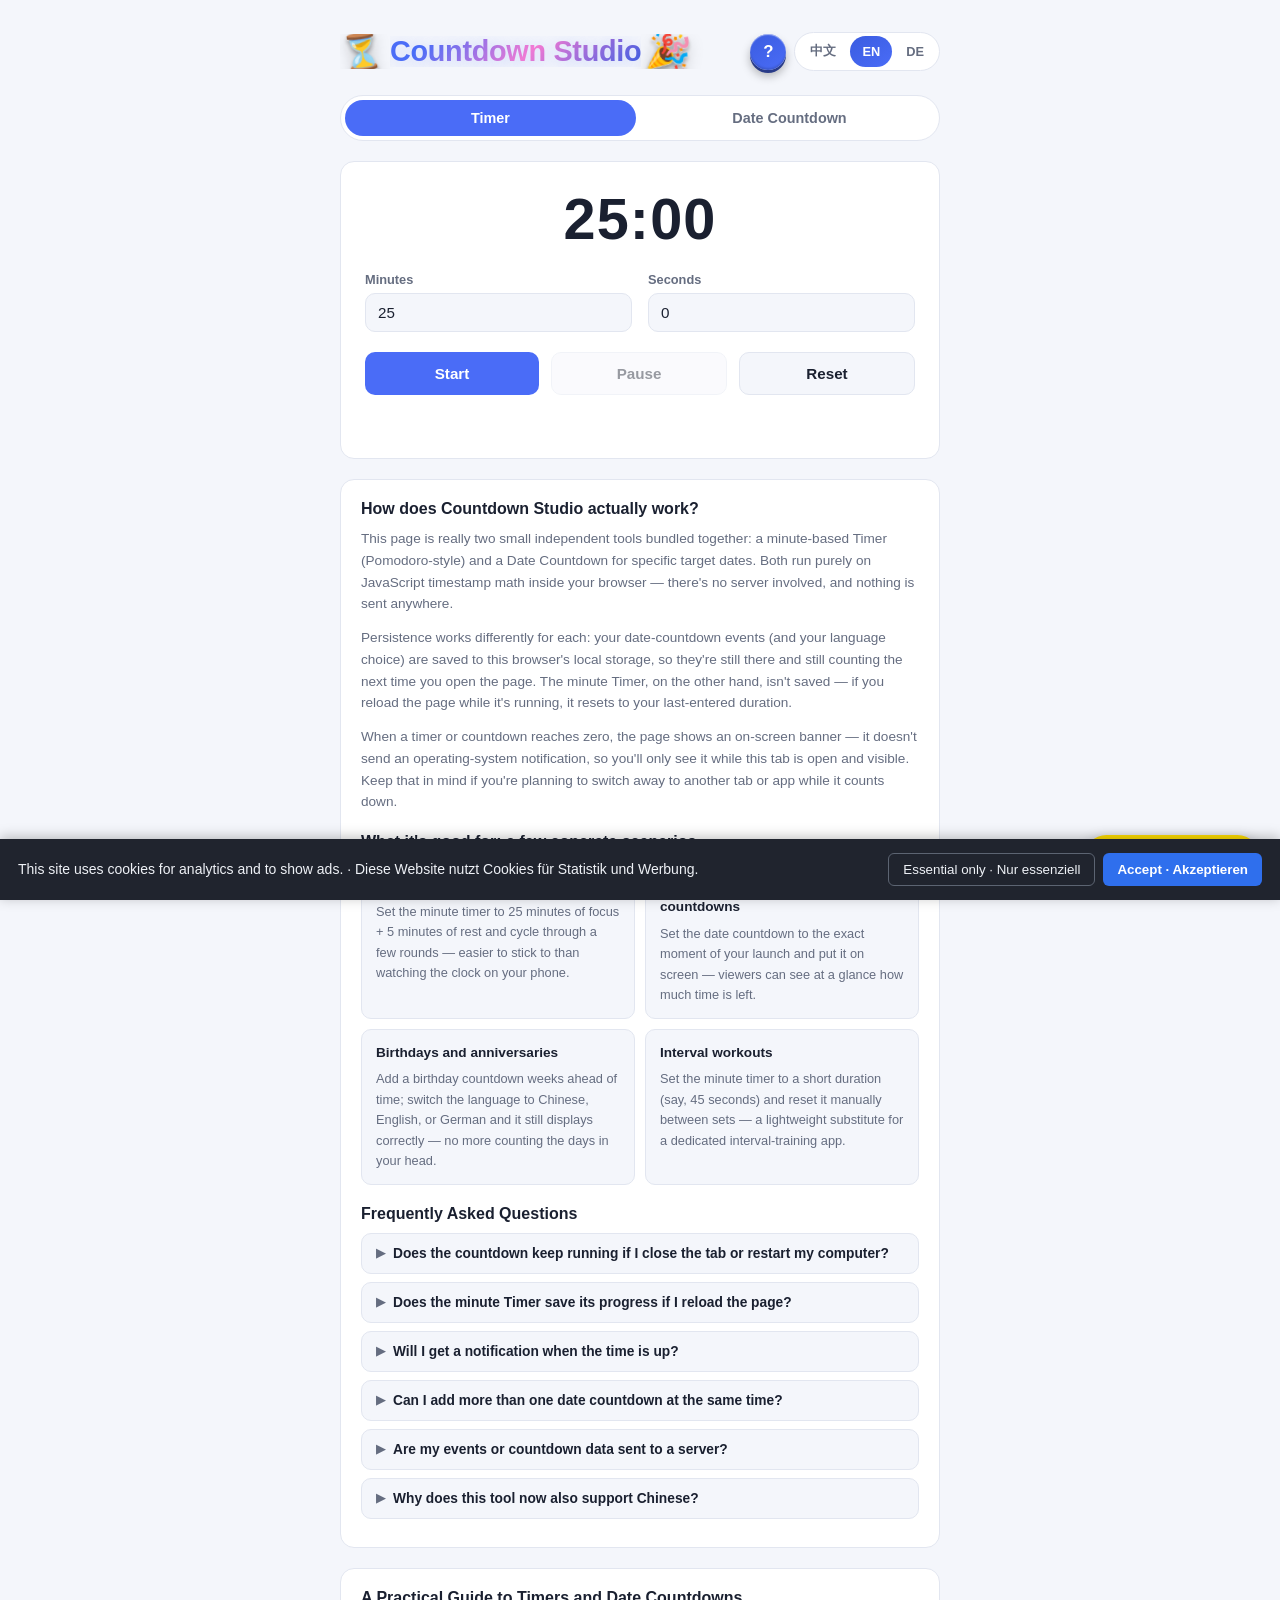
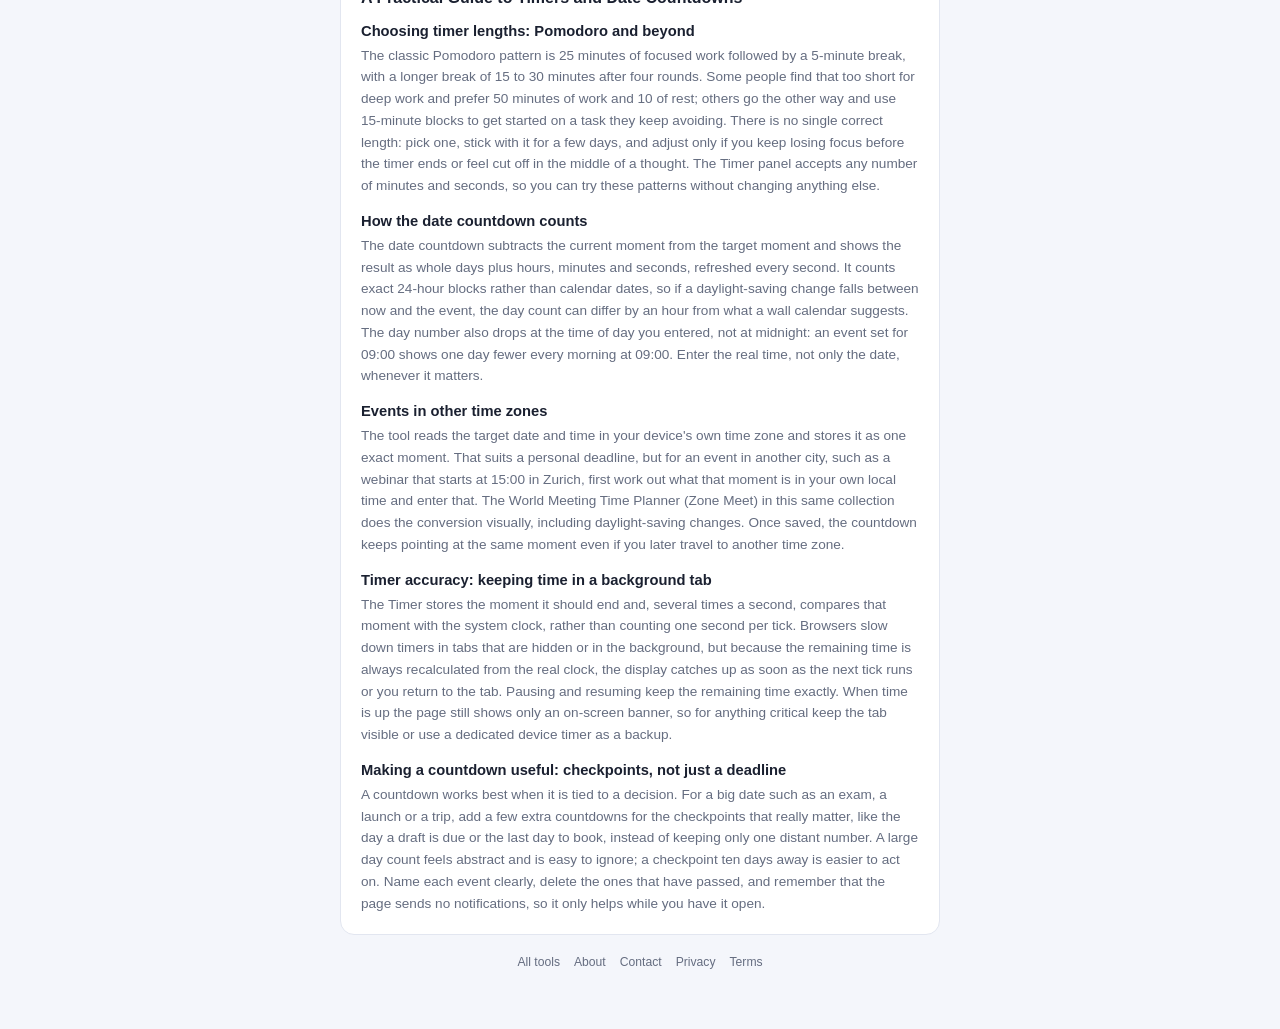
<file: index.html>
<!DOCTYPE html>
<html lang="de">
<head>
<meta charset="UTF-8">
<meta name="viewport" content="width=device-width, initial-scale=1.0">
<title>Countdown Studio – Custom Date Countdown &amp; Timer Tool</title>
<meta name="description" content="Free countdown timer &amp; custom date countdown tool. Kostenloser Countdown-Timer für Geburtstage, Launches und mehr.">
<meta name="robots" content="index, follow">
<link rel="canonical" href="https://junpingkoch-web.github.io/countdown-timer-app/">
<link rel="icon" href="data:image/svg+xml,%3Csvg xmlns='http://www.w3.org/2000/svg' viewBox='0 0 100 100'%3E%3Ctext y='.9em' font-size='90'%3E%E2%8F%B3%3C/text%3E%3C/svg%3E">
<meta property="og:type" content="website">
<meta property="og:title" content="Countdown Studio – Custom Date Countdown &amp; Timer Tool">
<meta property="og:description" content="Countdown Studio: a free countdown timer and custom date countdown tool. Track birthdays and launch days down to the second, or run a simple minute timer. Bilingual English/German.">
<meta property="og:url" content="https://junpingkoch-web.github.io/countdown-timer-app/">
<meta property="og:image" content="https://junpingkoch-web.github.io/images/countdown-vintage-clock.jpg">
<meta name="twitter:card" content="summary_large_image">
<meta name="twitter:title" content="Countdown Studio – Custom Date Countdown &amp; Timer Tool">
<meta name="twitter:description" content="Track birthdays and launch days down to the second, or run a simple minute timer. Bilingual English/German.">
<link rel="stylesheet" href="style.css">
<!-- Structured data: FAQPage (English defaults; keep in sync with the "en" faq array in script.js) -->
<script type="application/ld+json">
{
  "@context": "https://schema.org",
  "@type": "FAQPage",
  "mainEntity": [
    {
      "@type": "Question",
      "name": "Does the countdown keep running if I close the tab or restart my computer?",
      "acceptedAnswer": { "@type": "Answer", "text": "Your event and its target date are saved in this browser, so when you reopen the page the countdown picks up correctly from the actual current time." }
    },
    {
      "@type": "Question",
      "name": "Does the minute Timer save its progress if I reload the page?",
      "acceptedAnswer": { "@type": "Answer", "text": "No. Only your date-countdown events and language choice are saved; the minute Timer resets to your last-entered duration if you reload while it's running." }
    },
    {
      "@type": "Question",
      "name": "Will I get a notification when the time is up?",
      "acceptedAnswer": { "@type": "Answer", "text": "Only an on-screen banner within this page — there's no operating-system push notification, so this tab needs to be open and visible." }
    },
    {
      "@type": "Question",
      "name": "Can I add more than one date countdown at the same time?",
      "acceptedAnswer": { "@type": "Answer", "text": "Yes. Add as many events as you like; they're sorted automatically with the soonest one first." }
    },
    {
      "@type": "Question",
      "name": "Are my events or countdown data sent to a server?",
      "acceptedAnswer": { "@type": "Answer", "text": "No. Everything is stored only in your browser's local storage; there's no account, no backend, and nothing is transmitted anywhere." }
    }
  ]
}
</script>
<!-- Structured data: WebApplication -->
<script type="application/ld+json">
{
  "@context": "https://schema.org",
  "@type": "WebApplication",
  "name": "Countdown Studio",
  "url": "https://junpingkoch-web.github.io/countdown-timer-app/",
  "description": "A free countdown timer and custom date countdown tool for tracking birthdays and launch days down to the second, or running a simple minute timer.",
  "applicationCategory": "UtilitiesApplication",
  "operatingSystem": "Any",
  "inLanguage": ["en", "de"],
  "offers": {
    "@type": "Offer",
    "price": "0",
    "priceCurrency": "USD"
  }
}
</script>
<script>
  window.dataLayer = window.dataLayer || [];
  function gtag(){dataLayer.push(arguments);}
  gtag('consent', 'default', {
    'ad_storage': 'denied', 'ad_user_data': 'denied', 'ad_personalization': 'denied',
    'analytics_storage': 'denied', 'wait_for_update': 500
  });
  (function(){
    var KEY='cookieConsent', saved=localStorage.getItem(KEY);
    function apply(g){ gtag('consent','update',{ad_storage:g?'granted':'denied',ad_user_data:g?'granted':'denied',ad_personalization:g?'granted':'denied',analytics_storage:g?'granted':'denied'}); }
    if (saved==='granted') { apply(true); }
    else if (saved!=='denied') {
      document.addEventListener('DOMContentLoaded', function(){
        var b=document.createElement('div');
        b.style.cssText='position:fixed;left:0;right:0;bottom:0;z-index:99999;background:#20242e;color:#eef1f6;padding:14px 18px;font:14px/1.5 -apple-system,BlinkMacSystemFont,"Segoe UI",sans-serif;display:flex;flex-wrap:wrap;gap:12px;align-items:center;justify-content:space-between;box-shadow:0 -2px 12px rgba(0,0,0,.25);';
        b.innerHTML='<span style="flex:1;min-width:240px;">This site uses cookies for analytics and to show ads. · Diese Website nutzt Cookies für Statistik und Werbung.</span><span style="display:flex;gap:8px;flex-shrink:0;"><button id="cc-reject" style="background:transparent;border:1px solid #5c6472;color:#eef1f6;padding:8px 14px;border-radius:6px;cursor:pointer;">Essential only · Nur essenziell</button><button id="cc-accept" style="background:#2f6fed;border:none;color:#fff;padding:8px 14px;border-radius:6px;cursor:pointer;font-weight:600;">Accept · Akzeptieren</button></span>';
        document.body.appendChild(b);
        document.getElementById('cc-accept').onclick=function(){ localStorage.setItem(KEY,'granted'); apply(true); b.remove(); };
        document.getElementById('cc-reject').onclick=function(){ localStorage.setItem(KEY,'denied'); b.remove(); };
      });
    }
  })();
</script>
<script async src="https://www.googletagmanager.com/gtag/js?id=G-7LZZQ43QD6"></script>
<script>
  gtag('js', new Date());
  gtag('config', 'G-7LZZQ43QD6');
</script>
</head>
<body>
  <div class="app">
    <header class="app-header">
      <h1 class="app-title">
        <span class="title-icon" aria-hidden="true">⏳</span>
        <span class="title-text" data-i18n="appTitle">Countdown Studio</span>
        <span class="title-icon" aria-hidden="true">🎉</span>
      </h1>
      <div class="header-actions">
        <button id="helpToggle" class="icon-btn help-btn-3d" type="button" aria-label="Tips" aria-haspopup="dialog">?</button>
        <div class="lang-switch" role="group" aria-label="Language">
          <button class="lang-btn" data-lang="zh" type="button">中文</button>
          <button class="lang-btn" data-lang="en" type="button">EN</button>
          <button class="lang-btn active" data-lang="de" type="button">DE</button>
        </div>
      </div>
    </header>

    <nav class="tabs" role="tablist">
      <button class="tab-btn active" data-tab="timer" role="tab" aria-selected="true" data-i18n="tabTimer">Timer</button>
      <button class="tab-btn" data-tab="date" role="tab" aria-selected="false" data-i18n="tabDate">Date Countdown</button>
    </nav>

    <!-- TIMER PANEL -->
    <section class="panel active" id="panel-timer">
      <div class="card timer-card">
        <div class="timer-display" id="timerDisplay">25:00</div>

        <div class="timer-inputs" id="timerInputs">
          <div class="field small">
            <label for="timerMinutes" data-i18n="minutesLabel">Minutes</label>
            <input type="number" id="timerMinutes" min="0" max="180" value="25">
          </div>
          <div class="field small">
            <label for="timerSeconds" data-i18n="secondsLabel">Seconds</label>
            <input type="number" id="timerSeconds" min="0" max="59" value="0">
          </div>
        </div>

        <div class="timer-controls">
          <button id="timerStart" class="btn btn-primary" type="button" data-i18n="startBtn">Start</button>
          <button id="timerPause" class="btn btn-secondary" type="button" data-i18n="pauseBtn" disabled>Pause</button>
          <button id="timerReset" class="btn btn-secondary" type="button" data-i18n="resetBtn">Reset</button>
        </div>
        <p class="timer-status" id="timerStatus"></p>
      </div>
    </section>

    <!-- DATE COUNTDOWN PANEL -->
    <section class="panel" id="panel-date">
      <form id="dateForm" class="card form-card">
        <div class="field">
          <label for="eventName" data-i18n="eventNameLabel">Event name</label>
          <input type="text" id="eventName" data-i18n-placeholder="eventNamePlaceholder" placeholder="e.g. Birthday, Launch day..." required maxlength="40">
        </div>
        <div class="field">
          <label for="eventDate" data-i18n="eventDateLabel">Target date &amp; time</label>
          <input type="datetime-local" id="eventDate" required>
        </div>
        <button type="submit" class="btn btn-primary" data-i18n="addCountdownBtn">Add countdown</button>
      </form>

      <div id="countdownList" class="countdown-list">
        <p class="empty-state" id="emptyState" data-i18n="emptyState">No countdowns yet. Add your first event above.</p>
      </div>
    </section>

    <section class="explain-section">
      <h2 data-i18n="explainTitle">How does Countdown Studio actually work?</h2>
      <p data-i18n="explainP1"></p>
      <p data-i18n="explainP2"></p>
      <p data-i18n="explainP3"></p>

      <h2 data-i18n="scenariosTitle">What it's good for: a few concrete scenarios</h2>
      <div class="scenario-grid">
        <div class="scenario-card">
          <p class="scenario-name" data-i18n="scenario1Name">Pomodoro-style focus sessions</p>
          <p class="scenario-body" data-i18n="scenario1Body"></p>
        </div>
        <div class="scenario-card">
          <p class="scenario-name" data-i18n="scenario2Name">Product launches or livestream countdowns</p>
          <p class="scenario-body" data-i18n="scenario2Body"></p>
        </div>
        <div class="scenario-card">
          <p class="scenario-name" data-i18n="scenario3Name">Birthdays and anniversaries</p>
          <p class="scenario-body" data-i18n="scenario3Body"></p>
        </div>
        <div class="scenario-card">
          <p class="scenario-name" data-i18n="scenario4Name">Interval workouts</p>
          <p class="scenario-body" data-i18n="scenario4Body"></p>
        </div>
      </div>

      <h2 data-i18n="faqTitle">Frequently Asked Questions</h2>
      <div class="faq-list" id="faqList"></div>
    </section>

    <section class="explain-section" id="practical-guide">
      <h2 data-i18n="guideTitle">A Practical Guide to Timers and Date Countdowns</h2>
      <h3 data-i18n="guideS1">Choosing timer lengths: Pomodoro and beyond</h3>
      <p data-i18n="guideB1">The classic Pomodoro pattern is 25 minutes of focused work followed by a 5-minute break, with a longer break of 15 to 30 minutes after four rounds. Some people find that too short for deep work and prefer 50 minutes of work and 10 of rest; others go the other way and use 15-minute blocks to get started on a task they keep avoiding. There is no single correct length: pick one, stick with it for a few days, and adjust only if you keep losing focus before the timer ends or feel cut off in the middle of a thought. The Timer panel accepts any number of minutes and seconds, so you can try these patterns without changing anything else.</p>
      <h3 data-i18n="guideS2">How the date countdown counts</h3>
      <p data-i18n="guideB2">The date countdown subtracts the current moment from the target moment and shows the result as whole days plus hours, minutes and seconds, refreshed every second. It counts exact 24-hour blocks rather than calendar dates, so if a daylight-saving change falls between now and the event, the day count can differ by an hour from what a wall calendar suggests. The day number also drops at the time of day you entered, not at midnight: an event set for 09:00 shows one day fewer every morning at 09:00. Enter the real time, not only the date, whenever it matters.</p>
      <h3 data-i18n="guideS3">Events in other time zones</h3>
      <p data-i18n="guideB3">The tool reads the target date and time in your device's own time zone and stores it as one exact moment. That suits a personal deadline, but for an event in another city, such as a webinar that starts at 15:00 in Zurich, first work out what that moment is in your own local time and enter that. The World Meeting Time Planner (Zone Meet) in this same collection does the conversion visually, including daylight-saving changes. Once saved, the countdown keeps pointing at the same moment even if you later travel to another time zone.</p>
      <h3 data-i18n="guideS4">Timer accuracy: keeping time in a background tab</h3>
      <p data-i18n="guideB4">The Timer stores the moment it should end and, several times a second, compares that moment with the system clock, rather than counting one second per tick. Browsers slow down timers in tabs that are hidden or in the background, but because the remaining time is always recalculated from the real clock, the display catches up as soon as the next tick runs or you return to the tab. Pausing and resuming keep the remaining time exactly. When time is up the page still shows only an on-screen banner, so for anything critical keep the tab visible or use a dedicated device timer as a backup.</p>
      <h3 data-i18n="guideS5">Making a countdown useful: checkpoints, not just a deadline</h3>
      <p data-i18n="guideB5">A countdown works best when it is tied to a decision. For a big date such as an exam, a launch or a trip, add a few extra countdowns for the checkpoints that really matter, like the day a draft is due or the last day to book, instead of keeping only one distant number. A large day count feels abstract and is easy to ignore; a checkpoint ten days away is easier to act on. Name each event clearly, delete the ones that have passed, and remember that the page sends no notifications, so it only helps while you have it open.</p>
    </section>

    <footer class="disclaimer">
      <nav class="footer-links">
        <a href="https://junpingkoch-web.github.io/" target="_blank" rel="noopener">All tools</a>
        <a href="https://junpingkoch-web.github.io/about.html" target="_blank" rel="noopener">About</a>
        <a href="https://junpingkoch-web.github.io/contact.html" target="_blank" rel="noopener">Contact</a>
        <a href="https://junpingkoch-web.github.io/privacy.html" target="_blank" rel="noopener">Privacy</a>
        <a href="https://junpingkoch-web.github.io/terms.html" target="_blank" rel="noopener">Terms</a>
      </nav>
    </footer>
  </div>

  <!-- Support button: replace the href with your own Buy Me a Coffee / Ko-fi page if different. -->
  <a
    class="support-fab"
    href="https://www.buymeacoffee.com/junping.koch"
    target="_blank"
    rel="noopener noreferrer"
    data-i18n-title="coffeeTooltip"
    title="Enjoyed this tool? Buy me a coffee"
  >
    <span aria-hidden="true">☕</span>
    <span data-i18n="coffeeBtn">Buy me a coffee</span>
  </a>

  <div id="helpModal" class="modal-overlay" hidden>
    <div class="modal" role="dialog" aria-modal="true" aria-labelledby="helpTitle">
      <div class="modal-head">
        <h2 id="helpTitle" data-i18n="helpTitle">Tips &amp; how to use</h2>
        <button id="helpClose" class="icon-btn" type="button" aria-label="Close">&times;</button>
      </div>

      <h3 data-i18n="helpTimerHeading">Timer</h3>
      <ul class="tips-list">
        <li data-i18n="helpTip4">Set minutes and seconds, then press Start to begin the countdown.</li>
        <li data-i18n="helpTip5">Use Pause / Resume to stop and continue without losing the remaining time.</li>
        <li data-i18n="helpTip6">Reset at any time to go back to your chosen duration.</li>
      </ul>

      <h3 data-i18n="helpDateHeading">Date Countdown</h3>
      <ul class="tips-list">
        <li data-i18n="helpTip1">Add as many events as you like — each one keeps counting live in the background.</li>
        <li data-i18n="helpTip2">Events are sorted automatically, soonest first.</li>
        <li data-i18n="helpTip3">Click "Delete" on a card to remove an event you no longer need.</li>
      </ul>

      <h3 data-i18n="helpGeneralHeading">Good to know</h3>
      <ul class="tips-list">
        <li data-i18n="helpTip7">Your countdowns and language choice are saved automatically in this browser, so they're still here next time you visit.</li>
        <li data-i18n="helpTip8">Use the language button in the top right to switch the whole page between English and German.</li>
      </ul>
    </div>
  </div>

  <script src="script.js"></script>
</body>
</html>
</file>
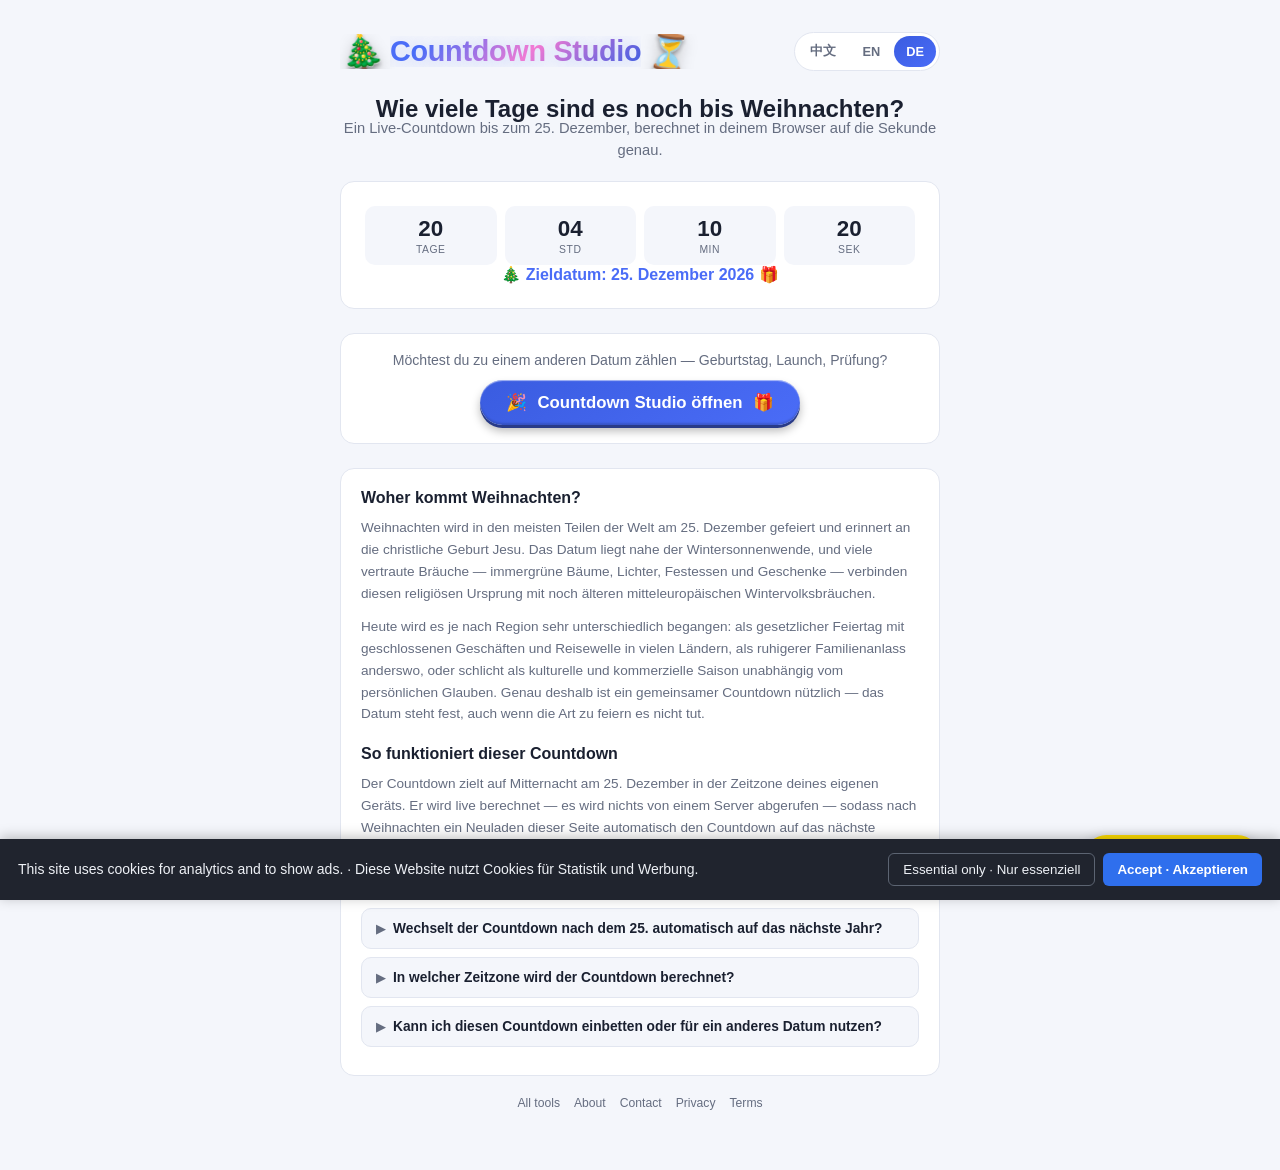
<file: christmas-countdown/index.html>
<!DOCTYPE html>
<html lang="de">
<head>
<meta charset="UTF-8">
<meta name="viewport" content="width=device-width, initial-scale=1.0">
<title>Christmas Countdown – How Many Days Until Christmas? | Countdown Studio</title>
<meta name="description" content="A live countdown to Christmas Day, down to the second. Free, no sign-up, updates automatically for next year once the 25th has passed.">
<meta name="robots" content="index, follow">
<link rel="canonical" href="https://junpingkoch-web.github.io/countdown-timer-app/christmas-countdown/">
<link rel="icon" href="data:image/svg+xml,%3Csvg xmlns='http://www.w3.org/2000/svg' viewBox='0 0 100 100'%3E%3Ctext y='.9em' font-size='90'%3E%E2%8F%B3%3C/text%3E%3C/svg%3E">
<meta property="og:type" content="website">
<meta property="og:title" content="Christmas Countdown – How Many Days Until Christmas?">
<meta property="og:description" content="A live countdown to Christmas Day, down to the second. Free, no sign-up, updates automatically for next year once the 25th has passed.">
<meta property="og:url" content="https://junpingkoch-web.github.io/countdown-timer-app/christmas-countdown/">
<meta property="og:image" content="https://junpingkoch-web.github.io/images/countdown-vintage-clock.jpg">
<meta name="twitter:card" content="summary_large_image">
<meta name="twitter:title" content="Christmas Countdown – How Many Days Until Christmas?">
<meta name="twitter:description" content="A live countdown to Christmas Day, down to the second. Free, no sign-up, updates automatically for next year once the 25th has passed.">
<link rel="stylesheet" href="../style.css">
<!-- Structured data: FAQPage (English defaults; keep in sync with the "en" faq array below) -->
<script type="application/ld+json">
{
  "@context": "https://schema.org",
  "@type": "FAQPage",
  "mainEntity": [
    {
      "@type": "Question",
      "name": "Does this countdown automatically switch to next year after the 25th?",
      "acceptedAnswer": { "@type": "Answer", "text": "Yes. It's calculated live from your device's clock, so once Christmas Day has passed it automatically starts counting down to the following year's Christmas." }
    },
    {
      "@type": "Question",
      "name": "What time zone is the countdown based on?",
      "acceptedAnswer": { "@type": "Answer", "text": "Your own device's local time zone — it targets midnight on December 25th wherever you are, not a fixed server time zone." }
    },
    {
      "@type": "Question",
      "name": "Can I embed this countdown or use it for a different date?",
      "acceptedAnswer": { "@type": "Answer", "text": "For a different date — a birthday, product launch, or exam — use the full Countdown Studio tool, which lets you add and save any custom date." }
    }
  ]
}
</script>
<!-- Structured data: Event. Static startDate — bump this to next year's Dec 25 each January (see note in body). -->
<script type="application/ld+json">
{
  "@context": "https://schema.org",
  "@type": "Event",
  "name": "Christmas Day",
  "startDate": "2026-12-25T00:00:00+01:00",
  "eventAttendanceMode": "https://schema.org/OnlineEventAttendanceMode",
  "location": {
    "@type": "VirtualLocation",
    "url": "https://junpingkoch-web.github.io/countdown-timer-app/christmas-countdown/"
  },
  "description": "Live countdown to Christmas Day, calculated in your browser down to the second."
}
</script>
<script>
  window.dataLayer = window.dataLayer || [];
  function gtag(){dataLayer.push(arguments);}
  gtag('consent', 'default', {
    'ad_storage': 'denied', 'ad_user_data': 'denied', 'ad_personalization': 'denied',
    'analytics_storage': 'denied', 'wait_for_update': 500
  });
  (function(){
    var KEY='cookieConsent', saved=localStorage.getItem(KEY);
    function apply(g){ gtag('consent','update',{ad_storage:g?'granted':'denied',ad_user_data:g?'granted':'denied',ad_personalization:g?'granted':'denied',analytics_storage:g?'granted':'denied'}); }
    if (saved==='granted') { apply(true); }
    else if (saved!=='denied') {
      document.addEventListener('DOMContentLoaded', function(){
        var b=document.createElement('div');
        b.style.cssText='position:fixed;left:0;right:0;bottom:0;z-index:99999;background:#20242e;color:#eef1f6;padding:14px 18px;font:14px/1.5 -apple-system,BlinkMacSystemFont,"Segoe UI",sans-serif;display:flex;flex-wrap:wrap;gap:12px;align-items:center;justify-content:space-between;box-shadow:0 -2px 12px rgba(0,0,0,.25);';
        b.innerHTML='<span style="flex:1;min-width:240px;">This site uses cookies for analytics and to show ads. · Diese Website nutzt Cookies für Statistik und Werbung.</span><span style="display:flex;gap:8px;flex-shrink:0;"><button id="cc-reject" style="background:transparent;border:1px solid #5c6472;color:#eef1f6;padding:8px 14px;border-radius:6px;cursor:pointer;">Essential only · Nur essenziell</button><button id="cc-accept" style="background:#2f6fed;border:none;color:#fff;padding:8px 14px;border-radius:6px;cursor:pointer;font-weight:600;">Accept · Akzeptieren</button></span>';
        document.body.appendChild(b);
        document.getElementById('cc-accept').onclick=function(){ localStorage.setItem(KEY,'granted'); apply(true); b.remove(); };
        document.getElementById('cc-reject').onclick=function(){ localStorage.setItem(KEY,'denied'); b.remove(); };
      });
    }
  })();
</script>
<script async src="https://www.googletagmanager.com/gtag/js?id=G-7LZZQ43QD6"></script>
<script>
  gtag('js', new Date());
  gtag('config', 'G-7LZZQ43QD6');
</script>
</head>
<body>
  <div class="app">
    <header class="app-header">
      <h1 class="app-title" style="font-size:1.05rem;">
        <span class="title-icon" aria-hidden="true">🎄</span>
        <span class="title-text" data-i18n="brandLabel">Countdown Studio</span>
        <span class="title-icon" aria-hidden="true">⏳</span>
      </h1>
      <div class="header-actions">
        <div class="lang-switch" role="group" aria-label="Language">
          <button class="lang-btn" data-lang="zh" type="button">中文</button>
          <button class="lang-btn" data-lang="en" type="button">EN</button>
          <button class="lang-btn active" data-lang="de" type="button">DE</button>
        </div>
      </div>
    </header>

    <h2 style="text-align:center; margin: 4px 0 2px;" data-i18n="heroTitle">How Many Days Until Christmas?</h2>
    <p class="hero-lead" data-i18n="heroLead">A live countdown to December 25th, calculated in your browser down to the second.</p>

    <section class="card">
      <div class="time-grid" id="xmasGrid">
        <div class="time-unit"><div class="value" data-unit="d">0</div><div class="label" data-i18n="days">Days</div></div>
        <div class="time-unit"><div class="value" data-unit="h">00</div><div class="label" data-i18n="hours">Hours</div></div>
        <div class="time-unit"><div class="value" data-unit="m">00</div><div class="label" data-i18n="minutes">Min</div></div>
        <div class="time-unit"><div class="value" data-unit="s">00</div><div class="label" data-i18n="seconds">Sec</div></div>
      </div>
      <p class="timer-status" style="text-align:center;">
        <span aria-hidden="true">🎄</span>
        <span id="xmasTargetLabel"></span>
        <span aria-hidden="true">🎁</span>
      </p>
    </section>

    <div class="cta-banner">
      <p data-i18n="ctaBanner">Want to count down to a different date — a birthday, a launch, an exam?</p>
      <a class="cta-link-3d" href="../">
        <span aria-hidden="true">🎉</span>
        <span data-i18n="ctaButtonLabel">Open Countdown Studio</span>
        <span aria-hidden="true">🎁</span>
      </a>
    </div>

    <section class="explain-section">
      <h2 data-i18n="whatTitle">Where does Christmas come from?</h2>
      <p data-i18n="whatP1">Christmas is celebrated on December 25th in most of the world, marking the Christian commemoration of the birth of Jesus. The date sits close to the winter solstice, and many of its familiar customs — evergreen trees, lights, feasting, and gift-giving — blend that religious origin with much older midwinter folk traditions found across Europe.</p>
      <p data-i18n="whatP2">Today it's observed on very different scales depending on where you are: a public holiday with closed shops and travel rushes in many countries, a quieter family occasion elsewhere, or simply a cultural and commercial season regardless of personal belief. That's part of why a shared countdown is useful — the date is fixed, even when the way people mark it isn't.</p>

      <h2 data-i18n="howTitle">How this countdown works</h2>
      <p data-i18n="howP1">The countdown targets midnight on December 25th in your own device's time zone. It's calculated live — nothing is fetched from a server — so once Christmas Day has passed, reloading this page will automatically start counting down to next year's Christmas instead.</p>

      <h2 data-i18n="faqTitle">Frequently Asked Questions</h2>
      <div class="faq-list" id="faqList"></div>
    </section>

    <footer class="disclaimer">
      <nav class="footer-links">
        <a href="https://junpingkoch-web.github.io/" target="_blank" rel="noopener">All tools</a>
        <a href="https://junpingkoch-web.github.io/about.html" target="_blank" rel="noopener">About</a>
        <a href="https://junpingkoch-web.github.io/contact.html" target="_blank" rel="noopener">Contact</a>
        <a href="https://junpingkoch-web.github.io/privacy.html" target="_blank" rel="noopener">Privacy</a>
        <a href="https://junpingkoch-web.github.io/terms.html" target="_blank" rel="noopener">Terms</a>
      </nav>
    </footer>
  </div>

  <a
    class="support-fab"
    href="https://www.buymeacoffee.com/junping.koch"
    target="_blank"
    rel="noopener noreferrer"
    title="Enjoyed this tool? Buy me a coffee"
  >
    <span aria-hidden="true">☕</span>
    <span>Buy me a coffee</span>
  </a>

  <script>
  (function () {
    "use strict";
    var LANG_KEY = "countdownStudio.lang";

    var i18n = {
      zh: {
        brandLabel: "倒计时工作室",
        heroTitle: "距离圣诞节还有多少天？",
        heroLead: "实时倒计时到 12 月 25 日，在你的浏览器里精确到秒。",
        days: "天", hours: "时", minutes: "分", seconds: "秒",
        adLabel: "广告",
        ctaBanner: "想倒计时到别的日期？比如生日、发布日或考试？",
        ctaButtonLabel: "打开倒计时工作室",
        targetLabel: "目标日期：",
        whatTitle: "圣诞节是怎么来的？",
        whatP1: "圣诞节在世界大部分地区于 12 月 25 日庆祝，源自基督教对耶稣诞生的纪念。这个日期接近冬至，许多我们熟悉的习俗——常青树、灯饰、聚餐和互赠礼物——其实融合了这一宗教起源和欧洲更古老的仲冬民俗传统。",
        whatP2: "如今不同地区庆祝的方式差异很大：在许多国家是商店关门、出行高峰的法定假日，在另一些地方则是相对安静的家庭时刻，也有人无论个人信仰如何都把它当作一个文化与消费季节来看待。这也是为什么一个共享的倒计时有用——日期是固定的，即便人们庆祝的方式各不相同。",
        howTitle: "这个倒计时是怎么运作的？",
        howP1: "倒计时以你设备所在时区的 12 月 25 日凌晨为目标时间。计算完全在本地实时进行——不会向任何服务器请求数据——所以圣诞节过后，只要刷新这个页面，就会自动切换成倒计时到明年的圣诞节。",
        faqTitle: "常见问题",
        faq: [
          { q: "过了 12 月 25 日之后，倒计时会自动切换到明年吗？", a: "会的。倒计时是根据你设备的时钟实时计算的，所以一旦圣诞节过去，它就会自动开始倒数到明年的圣诞节。" },
          { q: "这个倒计时是按哪个时区计算的？", a: "按你自己设备所在的本地时区计算——目标是你所在地的 12 月 25 日凌晨，而不是某个固定的服务器时区。" },
          { q: "可以把这个倒计时嵌入我的网站，或者用来倒数别的日期吗？", a: "如果是倒数别的日期——比如生日、产品发布或考试——可以使用完整版的「倒计时工作室」，它支持添加并保存任意自定义日期。" }
        ]
      },
      en: {
        brandLabel: "Countdown Studio",
        heroTitle: "How Many Days Until Christmas?",
        heroLead: "A live countdown to December 25th, calculated in your browser down to the second.",
        days: "Days", hours: "Hours", minutes: "Min", seconds: "Sec",
        adLabel: "Advertisement",
        ctaBanner: "Want to count down to a different date — a birthday, a launch, an exam?",
        ctaButtonLabel: "Open Countdown Studio",
        targetLabel: "Target date:",
        whatTitle: "Where does Christmas come from?",
        whatP1: "Christmas is celebrated on December 25th in most of the world, marking the Christian commemoration of the birth of Jesus. The date sits close to the winter solstice, and many of its familiar customs — evergreen trees, lights, feasting, and gift-giving — blend that religious origin with much older midwinter folk traditions found across Europe.",
        whatP2: "Today it's observed on very different scales depending on where you are: a public holiday with closed shops and travel rushes in many countries, a quieter family occasion elsewhere, or simply a cultural and commercial season regardless of personal belief. That's part of why a shared countdown is useful — the date is fixed, even when the way people mark it isn't.",
        howTitle: "How this countdown works",
        howP1: "The countdown targets midnight on December 25th in your own device's time zone. It's calculated live — nothing is fetched from a server — so once Christmas Day has passed, reloading this page will automatically start counting down to next year's Christmas instead.",
        faqTitle: "Frequently Asked Questions",
        faq: [
          { q: "Does this countdown automatically switch to next year after the 25th?", a: "Yes. It's calculated live from your device's clock, so once Christmas Day has passed it automatically starts counting down to the following year's Christmas." },
          { q: "What time zone is the countdown based on?", a: "Your own device's local time zone — it targets midnight on December 25th wherever you are, not a fixed server time zone." },
          { q: "Can I embed this countdown or use it for a different date?", a: "For a different date — a birthday, product launch, or exam — use the full Countdown Studio tool, which lets you add and save any custom date." }
        ]
      },
      de: {
        brandLabel: "Countdown Studio",
        heroTitle: "Wie viele Tage sind es noch bis Weihnachten?",
        heroLead: "Ein Live-Countdown bis zum 25. Dezember, berechnet in deinem Browser auf die Sekunde genau.",
        days: "Tage", hours: "Std", minutes: "Min", seconds: "Sek",
        adLabel: "Anzeige",
        ctaBanner: "Möchtest du zu einem anderen Datum zählen — Geburtstag, Launch, Prüfung?",
        ctaButtonLabel: "Countdown Studio öffnen",
        targetLabel: "Zieldatum:",
        whatTitle: "Woher kommt Weihnachten?",
        whatP1: "Weihnachten wird in den meisten Teilen der Welt am 25. Dezember gefeiert und erinnert an die christliche Geburt Jesu. Das Datum liegt nahe der Wintersonnenwende, und viele vertraute Bräuche — immergrüne Bäume, Lichter, Festessen und Geschenke — verbinden diesen religiösen Ursprung mit noch älteren mitteleuropäischen Wintervolksbräuchen.",
        whatP2: "Heute wird es je nach Region sehr unterschiedlich begangen: als gesetzlicher Feiertag mit geschlossenen Geschäften und Reisewelle in vielen Ländern, als ruhigerer Familienanlass anderswo, oder schlicht als kulturelle und kommerzielle Saison unabhängig vom persönlichen Glauben. Genau deshalb ist ein gemeinsamer Countdown nützlich — das Datum steht fest, auch wenn die Art zu feiern es nicht tut.",
        howTitle: "So funktioniert dieser Countdown",
        howP1: "Der Countdown zielt auf Mitternacht am 25. Dezember in der Zeitzone deines eigenen Geräts. Er wird live berechnet — es wird nichts von einem Server abgerufen — sodass nach Weihnachten ein Neuladen dieser Seite automatisch den Countdown auf das nächste Weihnachtsfest umstellt.",
        faqTitle: "Häufig gestellte Fragen",
        faq: [
          { q: "Wechselt der Countdown nach dem 25. automatisch auf das nächste Jahr?", a: "Ja. Er wird live anhand der Uhr deines Geräts berechnet, sodass er nach Weihnachten automatisch beginnt, auf das folgende Weihnachtsfest herunterzuzählen." },
          { q: "In welcher Zeitzone wird der Countdown berechnet?", a: "In der lokalen Zeitzone deines eigenen Geräts — er zielt auf Mitternacht am 25. Dezember an deinem Standort, nicht auf eine feste Serverzeitzone." },
          { q: "Kann ich diesen Countdown einbetten oder für ein anderes Datum nutzen?", a: "Für ein anderes Datum — Geburtstag, Produktlaunch oder Prüfung — nutze das vollständige Countdown Studio, mit dem du beliebige eigene Termine hinzufügen und speichern kannst." }
        ]
      }
    };

    var currentLang = "de";
    try {
      var saved = localStorage.getItem(LANG_KEY);
      if (saved && i18n[saved]) { currentLang = saved; }
      else {
        var nav = (navigator.language || "en").toLowerCase();
        if (nav.indexOf("zh") === 0) currentLang = "zh";
        else if (nav.indexOf("de") === 0) currentLang = "de";
      }
    } catch (e) {}

    function t(key) { return i18n[currentLang][key] || i18n.en[key] || key; }

    var faqListEl = document.getElementById("faqList");
    function renderFAQ() {
      var faq = (i18n[currentLang] && i18n[currentLang].faq) || [];
      faqListEl.innerHTML = "";
      faq.forEach(function (item) {
        var details = document.createElement("details");
        details.className = "faq-item";
        var summary = document.createElement("summary");
        summary.innerHTML = '<span class="chev">▶</span> <span>' + item.q + "</span>";
        var body = document.createElement("div");
        body.className = "faq-a";
        body.textContent = item.a;
        details.appendChild(summary);
        details.appendChild(body);
        faqListEl.appendChild(details);
      });
    }

    var targetLabelEl = document.getElementById("xmasTargetLabel");
    function christmasTarget() {
      var now = new Date();
      var y = now.getFullYear();
      var target = new Date(y, 11, 25, 0, 0, 0);
      if (target.getTime() <= now.getTime()) target = new Date(y + 1, 11, 25, 0, 0, 0);
      return target;
    }

    function applyLanguage() {
      document.documentElement.lang = currentLang;
      document.querySelectorAll("[data-i18n]").forEach(function (el) {
        el.textContent = t(el.getAttribute("data-i18n"));
      });
      document.querySelectorAll("[data-i18n-html]").forEach(function (el) {
        el.innerHTML = t(el.getAttribute("data-i18n-html"));
      });
      renderFAQ();
      document.querySelectorAll(".lang-switch .lang-btn").forEach(function (btn) {
        btn.classList.toggle("active", btn.dataset.lang === currentLang);
      });
      var target = christmasTarget();
      targetLabelEl.textContent = t("targetLabel") + " " + target.toLocaleDateString(
        currentLang === "de" ? "de-DE" : currentLang === "zh" ? "zh-CN" : "en-US",
        { year: "numeric", month: "long", day: "numeric" }
      );
    }

    document.querySelectorAll(".lang-switch .lang-btn").forEach(function (btn) {
      btn.addEventListener("click", function () {
        currentLang = btn.dataset.lang;
        localStorage.setItem(LANG_KEY, currentLang);
        applyLanguage();
      });
    });

    var grid = document.getElementById("xmasGrid");
    function tick() {
      var diff = christmasTarget().getTime() - Date.now();
      if (diff < 0) diff = 0;
      var totalSec = Math.floor(diff / 1000);
      var d = Math.floor(totalSec / 86400);
      var h = Math.floor((totalSec % 86400) / 3600);
      var m = Math.floor((totalSec % 3600) / 60);
      var s = totalSec % 60;
      grid.querySelector('[data-unit="d"]').textContent = d;
      grid.querySelector('[data-unit="h"]').textContent = String(h).padStart(2, "0");
      grid.querySelector('[data-unit="m"]').textContent = String(m).padStart(2, "0");
      grid.querySelector('[data-unit="s"]').textContent = String(s).padStart(2, "0");
    }

    applyLanguage();
    tick();
    setInterval(tick, 1000);
  })();
  </script>
</body>
</html>
</file>
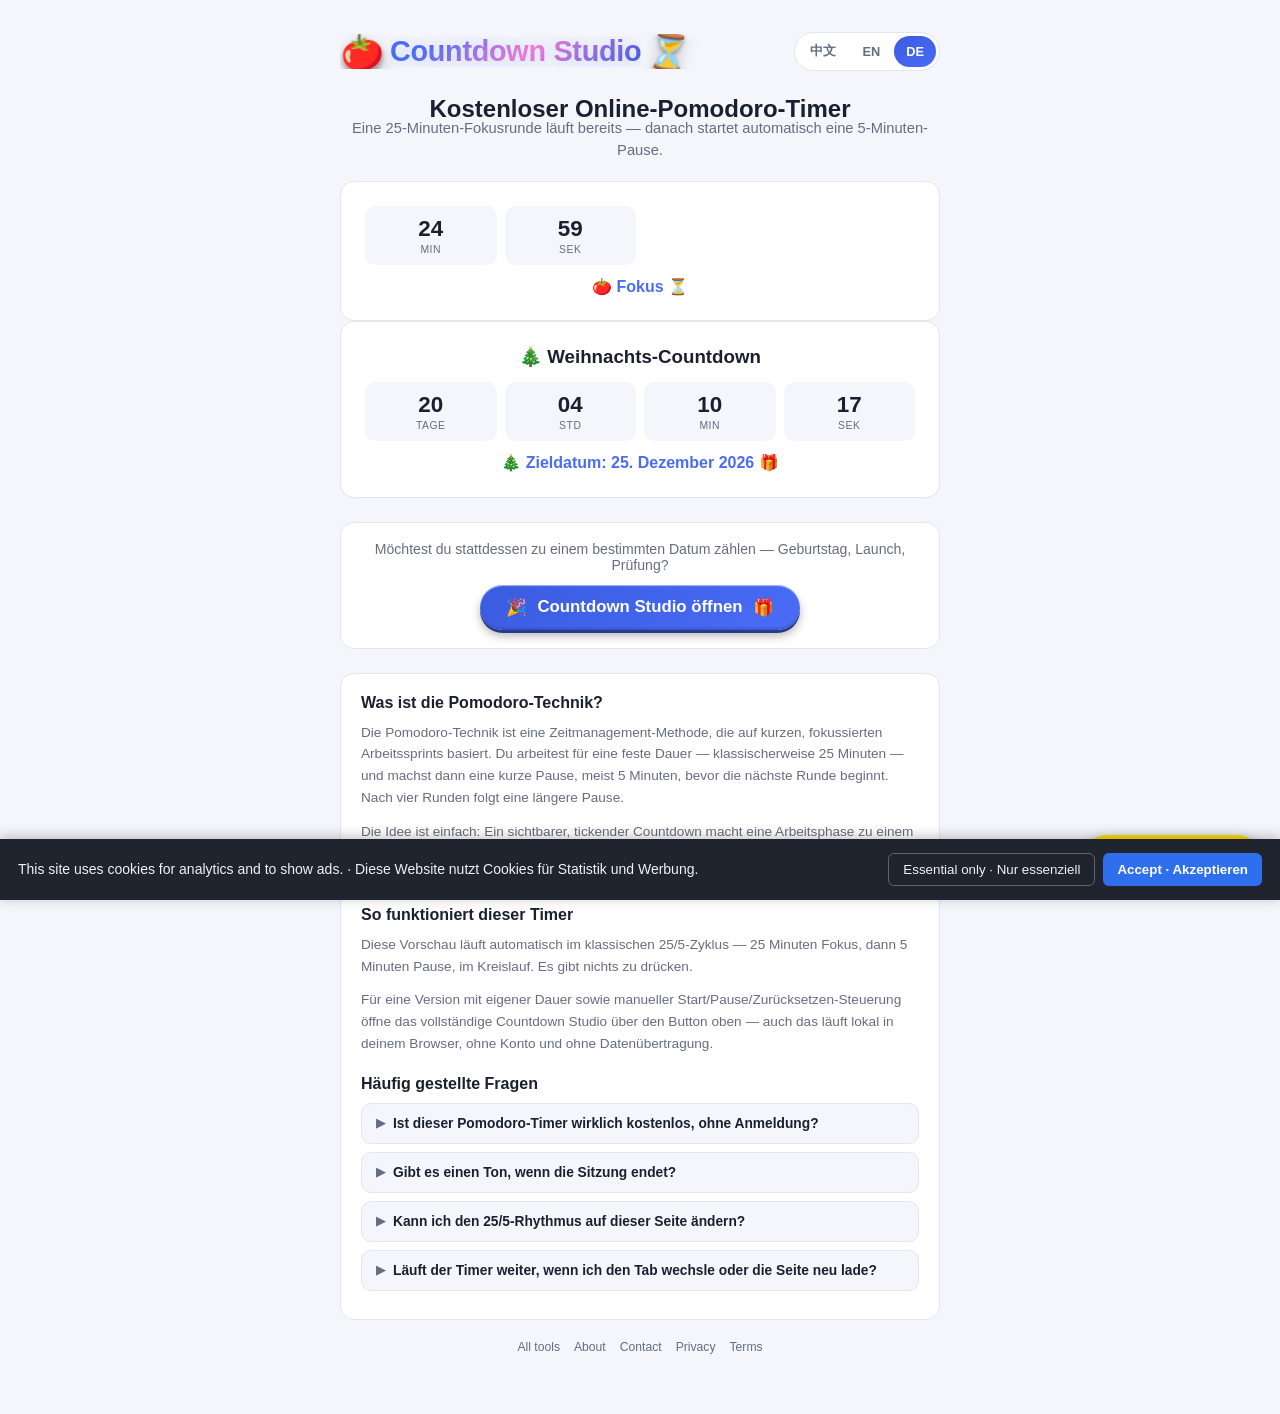
<file: pomodoro/index.html>
<!DOCTYPE html>
<html lang="de">
<head>
<meta charset="UTF-8">
<meta name="viewport" content="width=device-width, initial-scale=1.0">
<title>Free Online Pomodoro Timer – Silent 25/5 Focus Countdown | Countdown Studio</title>
<meta name="description" content="A free, silent online Pomodoro timer. No sign-up, no app install — set 25 minutes of focus and 5 minutes of rest, right in your browser.">
<meta name="robots" content="index, follow">
<link rel="canonical" href="https://junpingkoch-web.github.io/countdown-timer-app/pomodoro/">
<link rel="icon" href="data:image/svg+xml,%3Csvg xmlns='http://www.w3.org/2000/svg' viewBox='0 0 100 100'%3E%3Ctext y='.9em' font-size='90'%3E%E2%8F%B3%3C/text%3E%3C/svg%3E">
<meta property="og:type" content="website">
<meta property="og:title" content="Free Online Pomodoro Timer – Silent 25/5 Focus Countdown">
<meta property="og:description" content="A free, silent online Pomodoro timer. No sign-up, no app install — set 25 minutes of focus and 5 minutes of rest, right in your browser.">
<meta property="og:url" content="https://junpingkoch-web.github.io/countdown-timer-app/pomodoro/">
<meta property="og:image" content="https://junpingkoch-web.github.io/images/countdown-vintage-clock.jpg">
<meta name="twitter:card" content="summary_large_image">
<meta name="twitter:title" content="Free Online Pomodoro Timer – Silent 25/5 Focus Countdown">
<meta name="twitter:description" content="A free, silent online Pomodoro timer. No sign-up, no app install — set 25 minutes of focus and 5 minutes of rest, right in your browser.">
<link rel="stylesheet" href="../style.css">
<!-- Structured data: FAQPage (English defaults; keep in sync with the "en" faq array below) -->
<script type="application/ld+json">
{
  "@context": "https://schema.org",
  "@type": "FAQPage",
  "mainEntity": [
    {
      "@type": "Question",
      "name": "Is this Pomodoro timer really free, with no sign-up?",
      "acceptedAnswer": { "@type": "Answer", "text": "Yes. There's no account, no installation, and no payment — it runs entirely in your browser and nothing you do here is sent to a server." }
    },
    {
      "@type": "Question",
      "name": "Does it make a sound when the session ends?",
      "acceptedAnswer": { "@type": "Answer", "text": "No. It shows an on-screen banner when time is up, but there's no audio alarm or push notification, so keep the tab open and visible." }
    },
    {
      "@type": "Question",
      "name": "Can I change the 25/5 timing on this page?",
      "acceptedAnswer": { "@type": "Answer", "text": "Not here — this preview is a fixed 25-minute focus / 5-minute break loop that runs automatically. Open the full Countdown Studio for a version with your own duration and manual Start/Pause/Reset controls." }
    },
    {
      "@type": "Question",
      "name": "Does my timer keep running if I switch tabs or reload the page?",
      "acceptedAnswer": { "@type": "Answer", "text": "It keeps counting while the tab stays open in the background. Reloading the page restarts the 25/5 loop from the beginning of a focus round — there's no custom progress to lose since it's always the same fixed cycle." }
    }
  ]
}
</script>
<!-- Structured data: SoftwareApplication -->
<script type="application/ld+json">
{
  "@context": "https://schema.org",
  "@type": "SoftwareApplication",
  "name": "Countdown Studio – Pomodoro Timer",
  "url": "https://junpingkoch-web.github.io/countdown-timer-app/pomodoro/",
  "description": "A free, silent online Pomodoro timer for focus sessions and breaks, running entirely in the browser with no account or installation.",
  "applicationCategory": "ProductivityApplication",
  "operatingSystem": "Any",
  "inLanguage": ["zh", "en", "de"],
  "offers": { "@type": "Offer", "price": "0", "priceCurrency": "USD" }
}
</script>
<script>
  window.dataLayer = window.dataLayer || [];
  function gtag(){dataLayer.push(arguments);}
  gtag('consent', 'default', {
    'ad_storage': 'denied', 'ad_user_data': 'denied', 'ad_personalization': 'denied',
    'analytics_storage': 'denied', 'wait_for_update': 500
  });
  (function(){
    var KEY='cookieConsent', saved=localStorage.getItem(KEY);
    function apply(g){ gtag('consent','update',{ad_storage:g?'granted':'denied',ad_user_data:g?'granted':'denied',ad_personalization:g?'granted':'denied',analytics_storage:g?'granted':'denied'}); }
    if (saved==='granted') { apply(true); }
    else if (saved!=='denied') {
      document.addEventListener('DOMContentLoaded', function(){
        var b=document.createElement('div');
        b.style.cssText='position:fixed;left:0;right:0;bottom:0;z-index:99999;background:#20242e;color:#eef1f6;padding:14px 18px;font:14px/1.5 -apple-system,BlinkMacSystemFont,"Segoe UI",sans-serif;display:flex;flex-wrap:wrap;gap:12px;align-items:center;justify-content:space-between;box-shadow:0 -2px 12px rgba(0,0,0,.25);';
        b.innerHTML='<span style="flex:1;min-width:240px;">This site uses cookies for analytics and to show ads. · Diese Website nutzt Cookies für Statistik und Werbung.</span><span style="display:flex;gap:8px;flex-shrink:0;"><button id="cc-reject" style="background:transparent;border:1px solid #5c6472;color:#eef1f6;padding:8px 14px;border-radius:6px;cursor:pointer;">Essential only · Nur essenziell</button><button id="cc-accept" style="background:#2f6fed;border:none;color:#fff;padding:8px 14px;border-radius:6px;cursor:pointer;font-weight:600;">Accept · Akzeptieren</button></span>';
        document.body.appendChild(b);
        document.getElementById('cc-accept').onclick=function(){ localStorage.setItem(KEY,'granted'); apply(true); b.remove(); };
        document.getElementById('cc-reject').onclick=function(){ localStorage.setItem(KEY,'denied'); b.remove(); };
      });
    }
  })();
</script>
<script async src="https://www.googletagmanager.com/gtag/js?id=G-7LZZQ43QD6"></script>
<script>
  gtag('js', new Date());
  gtag('config', 'G-7LZZQ43QD6');
</script>
</head>
<body>
  <div class="app">
    <header class="app-header">
      <h1 class="app-title" style="font-size:1.05rem;">
        <span class="title-icon" aria-hidden="true">🍅</span>
        <span class="title-text" data-i18n="brandLabel">Countdown Studio</span>
        <span class="title-icon" aria-hidden="true">⏳</span>
      </h1>
      <div class="header-actions">
        <div class="lang-switch" role="group" aria-label="Language">
          <button class="lang-btn" data-lang="zh" type="button">中文</button>
          <button class="lang-btn" data-lang="en" type="button">EN</button>
          <button class="lang-btn active" data-lang="de" type="button">DE</button>
        </div>
      </div>
    </header>

    <h2 style="text-align:center; margin: 4px 0 2px;" data-i18n="heroTitle">Free Online Pomodoro Timer</h2>
    <p class="hero-lead" data-i18n="heroLead">A 25-minute focus round is already counting down — when it ends, a 5-minute break starts automatically.</p>

    <section class="card">
      <div class="time-grid" id="pomodoroGrid">
        <div class="time-unit"><div class="value" data-unit="m">25</div><div class="label" data-i18n="minutesLabel">Min</div></div>
        <div class="time-unit"><div class="value" data-unit="s">00</div><div class="label" data-i18n="secondsLabel">Sec</div></div>
      </div>
      <p class="timer-status" style="text-align:center; margin-top:12px;">
        <span aria-hidden="true">🍅</span>
        <span id="timerStatus"></span>
        <span aria-hidden="true">⏳</span>
      </p>
    </section>

    <section class="card">
      <h3 style="text-align:center; margin:0 0 14px;" data-i18n="xmasBonusTitle">🎄 Christmas Countdown</h3>
      <div class="time-grid" id="xmasGrid">
        <div class="time-unit"><div class="value" data-unit="d">0</div><div class="label" data-i18n="days">Days</div></div>
        <div class="time-unit"><div class="value" data-unit="h">00</div><div class="label" data-i18n="hours">Hours</div></div>
        <div class="time-unit"><div class="value" data-unit="m">00</div><div class="label" data-i18n="minutes">Min</div></div>
        <div class="time-unit"><div class="value" data-unit="s">00</div><div class="label" data-i18n="seconds">Sec</div></div>
      </div>
      <p class="timer-status" style="text-align:center; margin-top:12px;">
        <span aria-hidden="true">🎄</span>
        <span id="xmasTargetLabel"></span>
        <span aria-hidden="true">🎁</span>
      </p>
    </section>

    <div class="cta-banner">
      <p data-i18n="ctaBanner">Need to count down to a specific date instead — a birthday, a launch, an exam?</p>
      <a class="cta-link-3d" href="../">
        <span aria-hidden="true">🎉</span>
        <span data-i18n="ctaButtonLabel">Open Countdown Studio</span>
        <span aria-hidden="true">🎁</span>
      </a>
    </div>

    <section class="explain-section">
      <h2 data-i18n="whatTitle">What is the Pomodoro Technique?</h2>
      <p data-i18n="whatP1">The Pomodoro Technique is a time-management method built around short, focused work sprints. You work for a fixed stretch — traditionally 25 minutes — then take a short break, typically 5 minutes, before starting the next round. After four rounds, you take a longer break.</p>
      <p data-i18n="whatP2">The idea is simple: a visible, ticking countdown makes a work session feel like a short sprint instead of an open-ended slog, which makes it easier to start and easier to resist checking your phone until the timer runs out.</p>

      <h2 data-i18n="howTitle">How to use this timer</h2>
      <p data-i18n="howP1">This preview runs the classic 25/5 cycle automatically — a 25-minute focus round, then a 5-minute break, on repeat. There's nothing to press.</p>
      <p data-i18n="howP2">For a version with your own duration and manual Start/Pause/Reset control, open the full Countdown Studio using the button above — it also runs locally in your browser with no account and nothing sent to a server.</p>

      <h2 data-i18n="faqTitle">Frequently Asked Questions</h2>
      <div class="faq-list" id="faqList"></div>
    </section>

    <footer class="disclaimer">
      <nav class="footer-links">
        <a href="https://junpingkoch-web.github.io/" target="_blank" rel="noopener">All tools</a>
        <a href="https://junpingkoch-web.github.io/about.html" target="_blank" rel="noopener">About</a>
        <a href="https://junpingkoch-web.github.io/contact.html" target="_blank" rel="noopener">Contact</a>
        <a href="https://junpingkoch-web.github.io/privacy.html" target="_blank" rel="noopener">Privacy</a>
        <a href="https://junpingkoch-web.github.io/terms.html" target="_blank" rel="noopener">Terms</a>
      </nav>
    </footer>
  </div>

  <a
    class="support-fab"
    href="https://www.buymeacoffee.com/junping.koch"
    target="_blank"
    rel="noopener noreferrer"
    title="Enjoyed this tool? Buy me a coffee"
  >
    <span aria-hidden="true">☕</span>
    <span>Buy me a coffee</span>
  </a>

  <script>
  (function () {
    "use strict";
    var LANG_KEY = "countdownStudio.lang";

    var i18n = {
      zh: {
        brandLabel: "倒计时工作室",
        heroTitle: "免费在线番茄钟",
        heroLead: "一轮 25 分钟的专注倒计时已经在运行——结束后会自动开始 5 分钟休息。",
        minutesLabel: "分", secondsLabel: "秒",
        phaseFocusLabel: "专注中", phaseBreakLabel: "休息中", timerDone: "时间到！",
        xmasBonusTitle: "🎄 圣诞节倒计时",
        days: "天", hours: "时", minutes: "分", seconds: "秒", targetLabel: "目标日期：",
        adLabel: "广告",
        ctaBanner: "需要针对具体日期倒计时？比如生日、发布日或考试？",
        ctaButtonLabel: "打开倒计时工作室",
        whatTitle: "什么是番茄工作法？",
        whatP1: "番茄工作法是一种基于短时间专注冲刺的时间管理方法。你先专注工作一段固定时长——传统上是 25 分钟——然后休息一小段时间，通常是 5 分钟，再开始下一轮。完成四轮后，安排一次较长的休息。",
        whatP2: "核心思路很简单：一个不断跳动的可视化倒计时，能把一段工作时间变成一次短跑冲刺，而不是没有尽头的苦役——这让人更容易开始，也更容易在计时结束前不去看手机。",
        howTitle: "怎么使用这个计时器",
        howP1: "这个预览会自动按经典的 25/5 循环运行——25 分钟专注，然后 5 分钟休息，循环往复。不需要点击任何按钮。",
        howP2: "如果想自定义时长、并手动控制开始/暂停/重置，请点击上方按钮打开完整版倒计时工作室——同样完全在你的浏览器本地运行，无需账号，也不会发送任何数据。",
        faqTitle: "常见问题",
        faq: [
          { q: "这个番茄钟真的完全免费、无需注册吗？", a: "是的。没有账号系统，无需安装，也不需要付费——它完全在你的浏览器里运行，这里的任何操作都不会发送到服务器。" },
          { q: "时间到了会有声音提示吗？", a: "不会。时间到时页面会显示一个提示横幅，但没有声音闹铃或系统推送通知，所以请让这个标签页保持打开并可见。" },
          { q: "可以在这个页面修改 25/5 的时长吗？", a: "在这个页面不行——这个预览是一个固定的、自动运行的 25 分钟专注 / 5 分钟休息循环。点击上方按钮打开完整版倒计时工作室，可以自定义时长并手动控制开始/暂停/重置。" },
          { q: "切换标签页或刷新页面，计时还会继续吗？", a: "只要标签页保持在后台打开，计时就会继续。刷新页面会让 25/5 循环重新从一轮专注的开头开始——因为这始终是同一个固定循环，没有需要保留的自定义进度。" }
        ]
      },
      en: {
        brandLabel: "Countdown Studio",
        heroTitle: "Free Online Pomodoro Timer",
        heroLead: "A 25-minute focus round is already counting down — when it ends, a 5-minute break starts automatically.",
        minutesLabel: "Min", secondsLabel: "Sec",
        phaseFocusLabel: "Focus", phaseBreakLabel: "Break", timerDone: "Time's up!",
        xmasBonusTitle: "🎄 Christmas Countdown",
        days: "Days", hours: "Hours", minutes: "Min", seconds: "Sec", targetLabel: "Target date:",
        adLabel: "Advertisement",
        ctaBanner: "Need to count down to a specific date instead — a birthday, a launch, an exam?",
        ctaButtonLabel: "Open Countdown Studio",
        whatTitle: "What is the Pomodoro Technique?",
        whatP1: "The Pomodoro Technique is a time-management method built around short, focused work sprints. You work for a fixed stretch — traditionally 25 minutes — then take a short break, typically 5 minutes, before starting the next round. After four rounds, you take a longer break.",
        whatP2: "The idea is simple: a visible, ticking countdown makes a work session feel like a short sprint instead of an open-ended slog, which makes it easier to start and easier to resist checking your phone until the timer runs out.",
        howTitle: "How to use this timer",
        howP1: "This preview runs the classic 25/5 cycle automatically — a 25-minute focus round, then a 5-minute break, on repeat. There's nothing to press.",
        howP2: "For a version with your own duration and manual Start/Pause/Reset control, open the full Countdown Studio using the button above — it also runs locally in your browser with no account and nothing sent to a server.",
        faqTitle: "Frequently Asked Questions",
        faq: [
          { q: "Is this Pomodoro timer really free, with no sign-up?", a: "Yes. There's no account, no installation, and no payment — it runs entirely in your browser and nothing you do here is sent to a server." },
          { q: "Does it make a sound when the session ends?", a: "No. It shows an on-screen banner when time is up, but there's no audio alarm or push notification, so keep the tab open and visible." },
          { q: "Can I change the 25/5 timing on this page?", a: "Not here — this preview is a fixed 25-minute focus / 5-minute break loop that runs automatically. Open the full Countdown Studio (button above) for a version with your own duration and manual Start/Pause/Reset controls." },
          { q: "Does my timer keep running if I switch tabs or reload the page?", a: "It keeps counting while the tab stays open in the background. Reloading the page restarts the 25/5 loop from the beginning of a focus round — there's no custom progress to lose since it's always the same fixed cycle." }
        ]
      },
      de: {
        brandLabel: "Countdown Studio",
        heroTitle: "Kostenloser Online-Pomodoro-Timer",
        heroLead: "Eine 25-Minuten-Fokusrunde läuft bereits — danach startet automatisch eine 5-Minuten-Pause.",
        minutesLabel: "Min", secondsLabel: "Sek",
        phaseFocusLabel: "Fokus", phaseBreakLabel: "Pause", timerDone: "Zeit abgelaufen!",
        xmasBonusTitle: "🎄 Weihnachts-Countdown",
        days: "Tage", hours: "Std", minutes: "Min", seconds: "Sek", targetLabel: "Zieldatum:",
        adLabel: "Anzeige",
        ctaBanner: "Möchtest du stattdessen zu einem bestimmten Datum zählen — Geburtstag, Launch, Prüfung?",
        ctaButtonLabel: "Countdown Studio öffnen",
        whatTitle: "Was ist die Pomodoro-Technik?",
        whatP1: "Die Pomodoro-Technik ist eine Zeitmanagement-Methode, die auf kurzen, fokussierten Arbeitssprints basiert. Du arbeitest für eine feste Dauer — klassischerweise 25 Minuten — und machst dann eine kurze Pause, meist 5 Minuten, bevor die nächste Runde beginnt. Nach vier Runden folgt eine längere Pause.",
        whatP2: "Die Idee ist einfach: Ein sichtbarer, tickender Countdown macht eine Arbeitsphase zu einem kurzen Sprint statt zu einer endlosen Aufgabe — das erleichtert den Start und macht es leichter, bis zum Ablauf des Timers nicht zum Handy zu greifen.",
        howTitle: "So funktioniert dieser Timer",
        howP1: "Diese Vorschau läuft automatisch im klassischen 25/5-Zyklus — 25 Minuten Fokus, dann 5 Minuten Pause, im Kreislauf. Es gibt nichts zu drücken.",
        howP2: "Für eine Version mit eigener Dauer sowie manueller Start/Pause/Zurücksetzen-Steuerung öffne das vollständige Countdown Studio über den Button oben — auch das läuft lokal in deinem Browser, ohne Konto und ohne Datenübertragung.",
        faqTitle: "Häufig gestellte Fragen",
        faq: [
          { q: "Ist dieser Pomodoro-Timer wirklich kostenlos, ohne Anmeldung?", a: "Ja. Es gibt kein Konto, keine Installation und keine Zahlung — er läuft vollständig in deinem Browser, und nichts wird an einen Server gesendet." },
          { q: "Gibt es einen Ton, wenn die Sitzung endet?", a: "Nein. Bei Ablauf erscheint ein Banner auf der Seite, aber es gibt keinen Alarmton und keine Push-Benachrichtigung — halte den Tab also geöffnet und sichtbar." },
          { q: "Kann ich den 25/5-Rhythmus auf dieser Seite ändern?", a: "Hier nicht — diese Vorschau ist ein fester, automatisch laufender 25-Minuten-Fokus/5-Minuten-Pause-Zyklus. Öffne das vollständige Countdown Studio (Button oben) für eine Version mit eigener Dauer und manueller Steuerung." },
          { q: "Läuft der Timer weiter, wenn ich den Tab wechsle oder die Seite neu lade?", a: "Er läuft weiter, solange der Tab im Hintergrund geöffnet bleibt. Ein Neuladen der Seite startet den 25/5-Zyklus wieder am Anfang einer Fokusrunde — es gibt keinen eigenen Fortschritt zu verlieren, da es immer derselbe feste Zyklus ist." }
        ]
      }
    };

    var currentLang = "de";
    try {
      var saved = localStorage.getItem(LANG_KEY);
      if (saved && i18n[saved]) { currentLang = saved; }
      else {
        var nav = (navigator.language || "en").toLowerCase();
        if (nav.indexOf("zh") === 0) currentLang = "zh";
        else if (nav.indexOf("de") === 0) currentLang = "de";
      }
    } catch (e) {}

    function t(key) { return i18n[currentLang][key] || i18n.en[key] || key; }

    var faqListEl = document.getElementById("faqList");
    function renderFAQ() {
      var faq = (i18n[currentLang] && i18n[currentLang].faq) || [];
      faqListEl.innerHTML = "";
      faq.forEach(function (item) {
        var details = document.createElement("details");
        details.className = "faq-item";
        var summary = document.createElement("summary");
        summary.innerHTML = '<span class="chev">▶</span> <span>' + item.q + "</span>";
        var body = document.createElement("div");
        body.className = "faq-a";
        body.textContent = item.a;
        details.appendChild(summary);
        details.appendChild(body);
        faqListEl.appendChild(details);
      });
    }

    function applyLanguage() {
      document.documentElement.lang = currentLang;
      document.querySelectorAll("[data-i18n]").forEach(function (el) {
        el.textContent = t(el.getAttribute("data-i18n"));
      });
      document.querySelectorAll("[data-i18n-html]").forEach(function (el) {
        el.innerHTML = t(el.getAttribute("data-i18n-html"));
      });
      renderFAQ();
      document.querySelectorAll(".lang-switch .lang-btn").forEach(function (btn) {
        btn.classList.toggle("active", btn.dataset.lang === currentLang);
      });
      renderPhaseLabel();
      renderXmasTargetLabel();
    }

    document.querySelectorAll(".lang-switch .lang-btn").forEach(function (btn) {
      btn.addEventListener("click", function () {
        currentLang = btn.dataset.lang;
        localStorage.setItem(LANG_KEY, currentLang);
        applyLanguage();
      });
    });

    // ---------- Timer (auto-running 25/5 preview loop, no controls) ----------
    var pomodoroGrid = document.getElementById("pomodoroGrid");
    var timerStatus = document.getElementById("timerStatus");

    var PHASE_FOCUS_SECONDS = 25 * 60;
    var PHASE_BREAK_SECONDS = 5 * 60;
    var onBreak = false;
    var timerRemaining = PHASE_FOCUS_SECONDS;
    var timerHandle = null;

    function renderTimerDisplay() {
      var m = Math.floor(timerRemaining / 60), s = timerRemaining % 60;
      pomodoroGrid.querySelector('[data-unit="m"]').textContent = String(m).padStart(2, "0");
      pomodoroGrid.querySelector('[data-unit="s"]').textContent = String(s).padStart(2, "0");
    }
    function renderPhaseLabel() { timerStatus.textContent = t(onBreak ? "phaseBreakLabel" : "phaseFocusLabel"); }

    function tick() {
      timerRemaining -= 1;
      if (timerRemaining <= 0) {
        timerRemaining = 0;
        renderTimerDisplay();
        timerStatus.textContent = t("timerDone");
        clearInterval(timerHandle);
        setTimeout(function () {
          onBreak = !onBreak;
          timerRemaining = onBreak ? PHASE_BREAK_SECONDS : PHASE_FOCUS_SECONDS;
          renderTimerDisplay();
          renderPhaseLabel();
          timerHandle = setInterval(tick, 1000);
        }, 2500);
        return;
      }
      renderTimerDisplay();
    }

    // ---------- Bonus: Christmas countdown ----------
    var xmasGrid = document.getElementById("xmasGrid");
    var xmasTargetLabelEl = document.getElementById("xmasTargetLabel");

    function christmasTarget() {
      var now = new Date();
      var y = now.getFullYear();
      var target = new Date(y, 11, 25, 0, 0, 0);
      if (target.getTime() <= now.getTime()) target = new Date(y + 1, 11, 25, 0, 0, 0);
      return target;
    }

    function renderXmasTargetLabel() {
      var target = christmasTarget();
      xmasTargetLabelEl.textContent = t("targetLabel") + " " + target.toLocaleDateString(
        currentLang === "de" ? "de-DE" : currentLang === "zh" ? "zh-CN" : "en-US",
        { year: "numeric", month: "long", day: "numeric" }
      );
    }

    function tickXmas() {
      var diff = christmasTarget().getTime() - Date.now();
      if (diff < 0) diff = 0;
      var totalSec = Math.floor(diff / 1000);
      var d = Math.floor(totalSec / 86400);
      var h = Math.floor((totalSec % 86400) / 3600);
      var m = Math.floor((totalSec % 3600) / 60);
      var s = totalSec % 60;
      xmasGrid.querySelector('[data-unit="d"]').textContent = d;
      xmasGrid.querySelector('[data-unit="h"]').textContent = String(h).padStart(2, "0");
      xmasGrid.querySelector('[data-unit="m"]').textContent = String(m).padStart(2, "0");
      xmasGrid.querySelector('[data-unit="s"]').textContent = String(s).padStart(2, "0");
    }

    applyLanguage();
    renderTimerDisplay();
    renderPhaseLabel();
    timerHandle = setInterval(tick, 1000);
    tickXmas();
    setInterval(tickXmas, 1000);
  })();
  </script>
</body>
</html>
</file>
<file: style.css>
:root {
  --bg: #0f1420;
  --bg-elevated: #171d2b;
  --card-border: #262e42;
  --text: #eef1f8;
  --text-muted: #8b93a7;
  --accent: #6c8cff;
  --accent-hover: #85a1ff;
  --danger: #ff6b6b;
  --danger-hover: #ff8787;
  --radius: 14px;
}

@media (prefers-color-scheme: light) {
  :root {
    --bg: #f4f6fb;
    --bg-elevated: #ffffff;
    --card-border: #e2e6f0;
    --text: #1a2030;
    --text-muted: #656d80;
    --accent: #4a6cf7;
    --accent-hover: #3a5ce0;
    --danger: #e0453f;
    --danger-hover: #c93a35;
  }
}

* { box-sizing: border-box; }

body {
  margin: 0;
  min-height: 100vh;
  background: var(--bg);
  color: var(--text);
  font-family: -apple-system, BlinkMacSystemFont, "Segoe UI", Roboto, Helvetica, Arial, sans-serif;
}

.app {
  max-width: 640px;
  margin: 0 auto;
  padding: 32px 20px 60px;
}

.app-header {
  display: flex;
  flex-wrap: nowrap;
  align-items: center;
  justify-content: space-between;
  gap: 10px;
  margin-bottom: 24px;
}

.app-title {
  flex: 1 1 auto;
  min-width: 0;
  display: flex;
  align-items: center;
  gap: 6px;
  overflow: hidden;
  margin: 0;
}

.app-title .title-text {
  overflow: hidden;
  text-overflow: ellipsis;
  white-space: nowrap;
  font-size: clamp(1.1rem, 4.2vw, 1.8rem);
  line-height: 1.1;
  font-weight: 800;
  letter-spacing: -0.01em;
  background: linear-gradient(135deg, var(--accent) 15%, #ff7ad1 55%, var(--accent-hover) 100%);
  -webkit-background-clip: text;
  background-clip: text;
  color: transparent;
  text-shadow: 0 2px 18px rgba(108, 140, 255, 0.35);
}

.title-icon {
  flex: 0 0 auto;
  display: inline-block;
  font-size: clamp(1.4rem, 5.2vw, 2.2rem);
  line-height: 1;
  filter:
    drop-shadow(0 1px 0 rgba(255, 255, 255, 0.5))
    drop-shadow(0 3px 2px rgba(0, 0, 0, 0.35))
    drop-shadow(0 6px 8px rgba(0, 0, 0, 0.22));
  transition: transform 0.2s ease;
}

.title-icon:first-child { transform: rotate(-8deg); }
.title-icon:last-child { transform: rotate(8deg); }

.app-header:hover .title-icon:first-child { transform: rotate(-14deg) scale(1.08); }
.app-header:hover .title-icon:last-child { transform: rotate(14deg) scale(1.08); }

.header-actions {
  flex: 0 0 auto;
  display: flex;
  align-items: center;
  gap: 8px;
}

.icon-btn {
  border: 1px solid var(--card-border);
  background: var(--bg-elevated);
  color: var(--text);
  border-radius: 999px;
  width: 36px;
  height: 36px;
  font-size: 1rem;
  font-weight: 700;
  cursor: pointer;
  display: inline-flex;
  align-items: center;
  justify-content: center;
  transition: border-color .15s ease, color .15s ease;
}

.icon-btn:hover {
  border-color: var(--accent);
  color: var(--accent);
}

.icon-btn.help-btn-3d {
  border: none;
  background: linear-gradient(145deg, var(--accent-hover), var(--accent));
  color: #fff;
  font-size: 1.05rem;
  box-shadow:
    0 3px 0 color-mix(in srgb, var(--accent) 55%, black),
    0 6px 10px rgba(0, 0, 0, 0.28),
    inset 0 1px 1px rgba(255, 255, 255, 0.55),
    inset 0 -2px 2px rgba(0, 0, 0, 0.15);
  transform: translateY(0);
  transition: transform 0.12s ease, box-shadow 0.12s ease;
}

.icon-btn.help-btn-3d:hover {
  color: #fff;
  transform: translateY(-2px);
  box-shadow:
    0 5px 0 color-mix(in srgb, var(--accent) 55%, black),
    0 10px 16px rgba(0, 0, 0, 0.3),
    inset 0 1px 1px rgba(255, 255, 255, 0.6),
    inset 0 -2px 2px rgba(0, 0, 0, 0.15);
}

.icon-btn.help-btn-3d:active {
  transform: translateY(2px);
  box-shadow:
    0 1px 0 color-mix(in srgb, var(--accent) 55%, black),
    0 2px 4px rgba(0, 0, 0, 0.25),
    inset 0 1px 1px rgba(255, 255, 255, 0.4),
    inset 0 -1px 1px rgba(0, 0, 0, 0.15);
}

.lang-switch {
  display: flex;
  background: var(--bg-elevated);
  border: 1px solid var(--card-border);
  border-radius: 999px;
  padding: 3px;
  gap: 2px;
}

.lang-btn {
  border: none;
  background: transparent;
  color: var(--text-muted);
  padding: 7px 12px;
  border-radius: 999px;
  font-size: 0.8rem;
  font-weight: 700;
  cursor: pointer;
  transition: background .15s ease, color .15s ease;
}

.lang-btn.active {
  background: linear-gradient(145deg, var(--accent-hover), var(--accent));
  color: #fff;
}

.tabs {
  display: flex;
  gap: 8px;
  margin-bottom: 20px;
  background: var(--bg-elevated);
  border: 1px solid var(--card-border);
  border-radius: 999px;
  padding: 4px;
}

.tab-btn {
  flex: 1;
  border: none;
  background: transparent;
  color: var(--text-muted);
  padding: 10px 16px;
  border-radius: 999px;
  font-size: 0.9rem;
  font-weight: 600;
  cursor: pointer;
  transition: background .15s ease, color .15s ease;
}

.tab-btn.active {
  background: var(--accent);
  color: #fff;
}

.panel { display: none; }
.panel.active { display: block; }

.card {
  background: var(--bg-elevated);
  border: 1px solid var(--card-border);
  border-radius: var(--radius);
  padding: 24px;
}

.form-card {
  display: flex;
  flex-direction: column;
  gap: 16px;
  margin-bottom: 24px;
}

.field {
  display: flex;
  flex-direction: column;
  gap: 6px;
}

.field label {
  font-size: 0.8rem;
  color: var(--text-muted);
  font-weight: 600;
}

.field input {
  background: var(--bg);
  border: 1px solid var(--card-border);
  color: var(--text);
  border-radius: 10px;
  padding: 10px 12px;
  font-size: 0.95rem;
}

.field input:focus {
  outline: none;
  border-color: var(--accent);
}

.btn {
  border: none;
  border-radius: 10px;
  padding: 12px 18px;
  font-size: 0.95rem;
  font-weight: 600;
  cursor: pointer;
  transition: background .15s ease, opacity .15s ease;
}

.btn:disabled {
  opacity: 0.45;
  cursor: not-allowed;
}

.btn-primary {
  background: var(--accent);
  color: #fff;
}

.btn-primary:hover:not(:disabled) { background: var(--accent-hover); }

.btn-secondary {
  background: var(--bg);
  color: var(--text);
  border: 1px solid var(--card-border);
}

.btn-secondary:hover:not(:disabled) { border-color: var(--accent); color: var(--accent); }

.btn-danger {
  background: transparent;
  color: var(--danger);
  border: 1px solid var(--danger);
  padding: 6px 12px;
  font-size: 0.8rem;
}

.btn-danger:hover { background: var(--danger); color: #fff; }

.countdown-list {
  display: flex;
  flex-direction: column;
  gap: 14px;
}

.empty-state {
  color: var(--text-muted);
  text-align: center;
  padding: 20px 0;
  font-size: 0.9rem;
}

.countdown-item {
  background: var(--bg-elevated);
  border: 1px solid var(--card-border);
  border-radius: var(--radius);
  padding: 18px 20px;
}

.countdown-item-head {
  display: flex;
  align-items: center;
  justify-content: space-between;
  margin-bottom: 12px;
}

.countdown-item-head h3 {
  margin: 0;
  font-size: 1.05rem;
}

.countdown-target {
  font-size: 0.78rem;
  color: var(--text-muted);
  margin: 2px 0 0;
}

.time-grid {
  display: grid;
  grid-template-columns: repeat(4, 1fr);
  gap: 8px;
}

.time-unit {
  background: var(--bg);
  border-radius: 10px;
  padding: 10px 4px;
  text-align: center;
}

.time-unit .value {
  font-size: 1.4rem;
  font-weight: 700;
  font-variant-numeric: tabular-nums;
}

.time-unit .label {
  font-size: 0.65rem;
  color: var(--text-muted);
  text-transform: uppercase;
  letter-spacing: 0.05em;
  margin-top: 2px;
}

.countdown-item.completed .time-grid {
  opacity: 0.5;
}

.completed-banner {
  color: var(--accent);
  font-weight: 600;
  font-size: 0.9rem;
  text-align: center;
  padding: 6px 0;
}

.timer-card {
  display: flex;
  flex-direction: column;
  align-items: center;
  gap: 20px;
}

.timer-display {
  font-size: 3.6rem;
  font-weight: 700;
  font-variant-numeric: tabular-nums;
  letter-spacing: 0.02em;
}

.timer-inputs {
  display: flex;
  gap: 16px;
  width: 100%;
}

.field.small {
  flex: 1;
}

.timer-controls {
  display: flex;
  gap: 12px;
  width: 100%;
}

.timer-controls .btn { flex: 1; }

.timer-status {
  min-height: 1.2em;
  color: var(--accent);
  font-weight: 600;
  margin: 0;
}

.modal-overlay {
  position: fixed;
  inset: 0;
  background: rgba(10, 13, 20, 0.55);
  display: flex;
  align-items: center;
  justify-content: center;
  padding: 20px;
  z-index: 100;
}

.modal-overlay[hidden] { display: none; }

.modal {
  background: var(--bg-elevated);
  border: 1px solid var(--card-border);
  border-radius: var(--radius);
  padding: 24px;
  max-width: 480px;
  width: 100%;
  max-height: 85vh;
  overflow-y: auto;
}

.modal-head {
  display: flex;
  align-items: center;
  justify-content: space-between;
  margin-bottom: 8px;
}

.modal-head h2 {
  font-size: 1.15rem;
  margin: 0;
}

.modal h3 {
  font-size: 0.85rem;
  text-transform: uppercase;
  letter-spacing: 0.04em;
  color: var(--accent);
  margin: 18px 0 8px;
}

.modal h3:first-of-type { margin-top: 8px; }

.tips-list {
  margin: 0;
  padding-left: 20px;
  display: flex;
  flex-direction: column;
  gap: 8px;
}

.tips-list li {
  font-size: 0.9rem;
  line-height: 1.4;
  color: var(--text);
}

.ad-slot {
  margin: 20px 0;
}

/* Live AdSense units render blank until an ad actually fills them, which looks
   broken pre-approval — give the ins tag itself a fallback placeholder box.
   (Slots using the .ad-box div placeholder instead are unaffected by this rule.) */
.ad-slot ins.adsbygoogle {
  min-height: 90px;
  border: 1.5px dashed var(--card-border);
  border-radius: var(--radius);
  background: var(--bg-elevated);
  width: 100%;
}

.ad-box {
  min-height: 90px;
  border: 1.5px dashed var(--card-border);
  border-radius: var(--radius);
  background: var(--bg-elevated);
  color: var(--text-muted);
  display: flex;
  align-items: center;
  justify-content: center;
  text-align: center;
  padding: 14px;
  font-size: 0.7rem;
  letter-spacing: 0.08em;
  text-transform: uppercase;
}

.ad-slot.in-content .ad-box {
  min-height: 110px;
}

/* Explainer + FAQ section */
.explain-section {
  margin-top: 20px;
  padding: 20px;
  background: var(--bg-elevated);
  border: 1px solid var(--card-border);
  border-radius: var(--radius);
}
.explain-section h2 {
  font-size: 1rem;
  font-weight: 700;
  margin: 0 0 10px;
  color: var(--text);
}
.explain-section h2:not(:first-child) { margin-top: 20px; }
.explain-section h3 {
  font-size: 0.92rem;
  font-weight: 700;
  margin: 16px 0 6px;
  color: var(--text);
}
.explain-section p {
  font-size: 0.85rem;
  color: var(--text-muted);
  line-height: 1.6;
  margin: 0 0 12px;
}
.explain-section p:last-child { margin-bottom: 0; }

.scenario-grid {
  display: grid;
  grid-template-columns: repeat(auto-fit, minmax(200px, 1fr));
  gap: 10px;
  margin: 4px 0 14px;
}
.scenario-card {
  border: 1px solid var(--card-border);
  border-radius: 10px;
  background: var(--bg);
  padding: 12px 14px;
}
.scenario-name { font-size: 0.85rem !important; font-weight: 700 !important; color: var(--text) !important; margin: 0 0 6px !important; }
.scenario-body { font-size: 0.8rem !important; color: var(--text-muted) !important; line-height: 1.55; margin: 0 !important; }

.faq-list { margin-top: 4px; }
.faq-item {
  border: 1px solid var(--card-border);
  border-radius: 10px;
  background: var(--bg);
  margin-bottom: 8px;
}
.faq-item summary {
  cursor: pointer;
  padding: 12px 14px;
  font-size: 0.86rem;
  font-weight: 600;
  display: flex;
  align-items: center;
  gap: 8px;
  color: var(--text);
  list-style: none;
}
.faq-item summary::-webkit-details-marker { display: none; }
.faq-item summary .chev { transition: transform 0.15s ease; color: var(--text-muted); font-size: 0.75rem; }
.faq-item[open] summary .chev { transform: rotate(90deg); }
.faq-item .faq-a { padding: 0 14px 14px; font-size: 0.82rem; color: var(--text-muted); line-height: 1.6; }

/* Footer + trust-page links */
footer.disclaimer {
  margin-top: 20px;
  text-align: center;
}
.footer-links { display: flex; flex-wrap: wrap; justify-content: center; gap: 14px; margin-top: 8px; font-size: 0.76rem; }
.footer-links a { color: var(--text-muted); text-decoration: none; }
.footer-links a:hover { color: var(--text); text-decoration: underline; }

.support-fab {
  position: fixed;
  right: 20px;
  bottom: 20px;
  display: inline-flex;
  align-items: center;
  gap: 8px;
  padding: 12px 18px;
  background: #ffdd00;
  color: #1a1a1a;
  font-weight: 700;
  font-size: 0.9rem;
  text-decoration: none;
  border-radius: 999px;
  box-shadow: 0 4px 14px rgba(0, 0, 0, 0.25);
  z-index: 90;
}

.support-fab:hover {
  transform: translateY(-2px);
}

.support-fab span[aria-hidden] {
  font-size: 1.1rem;
}

@media (max-width: 560px) {
  .support-fab span:not([aria-hidden]) { display: none; }
  .support-fab { padding: 12px; }
}

/* Long-tail landing pages (pomodoro/, christmas-countdown/, etc.) */
.hero-lead {
  text-align: center;
  color: var(--text-muted);
  font-size: 0.92rem;
  margin: -8px 0 20px;
  line-height: 1.5;
}

.cta-banner {
  background: var(--bg-elevated);
  border: 1px solid var(--card-border);
  border-radius: var(--radius);
  padding: 18px;
  text-align: center;
  font-size: 0.88rem;
  color: var(--text-muted);
  margin: 24px 0;
  display: flex;
  flex-direction: column;
  align-items: center;
  gap: 12px;
}

.cta-banner p { margin: 0; }

.cta-link-3d {
  display: inline-flex;
  align-items: center;
  gap: 10px;
  padding: 12px 26px;
  border-radius: 999px;
  border: none;
  background: linear-gradient(145deg, var(--accent-hover), var(--accent));
  color: #fff;
  font-size: 1.05rem;
  font-weight: 800;
  text-decoration: none;
  cursor: pointer;
  box-shadow:
    0 3px 0 color-mix(in srgb, var(--accent) 55%, black),
    0 6px 10px rgba(0, 0, 0, 0.28),
    inset 0 1px 1px rgba(255, 255, 255, 0.55),
    inset 0 -2px 2px rgba(0, 0, 0, 0.15);
  transform: translateY(0);
  transition: transform 0.12s ease, box-shadow 0.12s ease;
}

.cta-link-3d:hover {
  color: #fff;
  text-decoration: none;
  transform: translateY(-2px);
  box-shadow:
    0 5px 0 color-mix(in srgb, var(--accent) 55%, black),
    0 10px 16px rgba(0, 0, 0, 0.3),
    inset 0 1px 1px rgba(255, 255, 255, 0.6),
    inset 0 -2px 2px rgba(0, 0, 0, 0.15);
}

.cta-link-3d:active {
  transform: translateY(2px);
  box-shadow:
    0 1px 0 color-mix(in srgb, var(--accent) 55%, black),
    0 2px 4px rgba(0, 0, 0, 0.25),
    inset 0 1px 1px rgba(255, 255, 255, 0.4),
    inset 0 -1px 1px rgba(0, 0, 0, 0.15);
}
</file>
